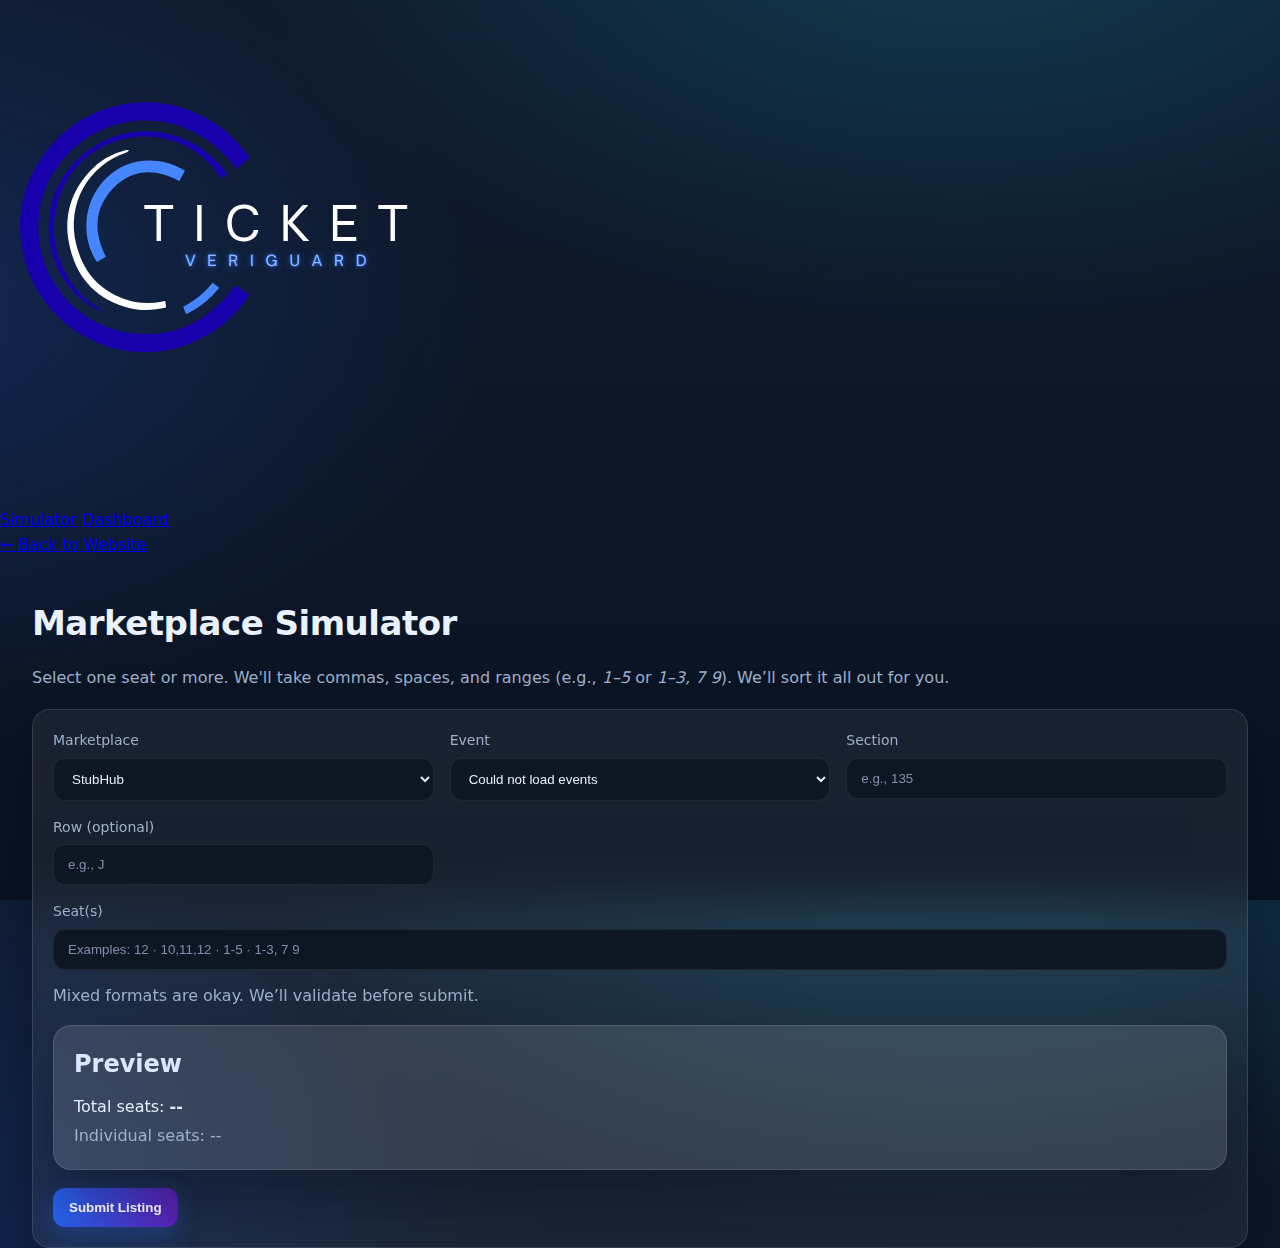
<file: docs/index.html>
<!DOCTYPE html>
<html lang="en">
<head>
  <meta charset="utf-8" />
  <meta name="viewport" content="width=device-width, initial-scale=1" />
  <title>Ticket VeriGuard — Marketplace Simulator</title>
  <meta name="description" content="Simulate a ticket listing. Duplicate seats are blocked automatically across marketplaces." />
  <link rel="icon" href="favicon_logo.png" />
  <link rel="stylesheet" href="styles.css" />
</head>
<body>
  <!-- Nav -->
  <header class="tvg-nav">
    <a class="tvg-logo-link" href="https://ticketveriguard.com/">
      <img src="favicon_logo.png" alt="Ticket VeriGuard" class="tvg-logo" />
    </a>
    <nav class="tvg-links">
      <a href="index.html" class="tvg-tab active" data-tab="sim">Simulator</a>
      <a href="dashboard.html" class="tvg-tab" data-tab="dash">Dashboard</a>
    </nav>
    <div class="tvg-actions">
      <a href="https://ticketveriguard.com/" class="tvg-home">← Back to Website</a>
    </div>
  </header>

  <!-- API switcher panel -->
  <section id="api-panel" class="card" hidden style="position:fixed; right:20px; top:84px; width:420px; z-index:60;">
    <h2 style="margin-bottom:8px;">API Endpoint</h2>
    <p class="muted" style="margin-top:0;">Current: <strong id="api-current">—</strong></p>
    <div class="api-actions" style="display:flex; gap:10px; flex-wrap:wrap; margin:10px 0 6px;">
      <button class="btn" data-api="https://tvg-demo.onrender.com">Use Render</button>
      <button class="btn" data-api="http://localhost:8000">Use Localhost</button>
    </div>
    <div style="display:flex; gap:10px; align-items:center; margin-top:10px;">
      <input id="api-custom" placeholder="Custom base URL (https://…)" style="flex:1; padding:10px 12px; border-radius:10px; border:1px solid rgba(255,255,255,.12); background:var(--panel-2); color:var(--ink);" />
      <button id="api-save" class="btn">Save</button>
      <button id="api-clear" class="btn" style="background:rgba(255,255,255,.16); box-shadow:none;">Default</button>
    </div>
  </section>

  <main class="container">
    <h1>Marketplace Simulator</h1>
    <p class="muted">
      Select one seat or more. We'll take commas, spaces, and ranges (e.g., <em>1–5</em> or <em>1–3, 7 9</em>).
      We’ll sort it all out for you.
    </p>

    <!-- Unified Simulator Form -->
    <form id="sim-form" class="card frame" autocomplete="off">
      <div class="grid">
        <label>
          <span>Marketplace</span>
          <select name="marketplace" required>
            <option>StubHub</option>
            <option>Marketplace A</option>
          </select>
        </label>

        <label>
          <span>Event</span>
          <select name="event_id" required id="event-select"></select>
        </label>

        <label>
          <span>Section</span>
          <input id="section" name="section" placeholder="e.g., 135" required />
        </label>

        <label>
          <span>Row (optional)</span>
          <input id="row" name="row" placeholder="e.g., J" />
        </label>

        <label style="grid-column:1 / -1;">
          <span>Seat(s)</span>
          <input id="seats" name="seats"
                 placeholder="Examples: 12 · 10,11,12 · 1-5 · 1-3, 7 9" required />
        </label>
      </div>

      <div id="chips" style="margin:10px 0 6px;"></div>
      <p class="muted" style="margin-top:6px;">Mixed formats are okay. We’ll validate before submit.</p>

      <section class="card" style="margin-top:12px;">
        <h2>Preview</h2>
        <p style="margin:.25rem 0 0;">Total seats: <strong id="count">--</strong></p>
        <p class="muted" style="margin:.25rem 0 0;">Individual seats: <span id="normalized">--</span></p>
      </section>

      <div id="result" class="result" aria-live="polite" style="margin:12px 0;"></div>
      <button id="submitBtn" type="submit" class="btn">Submit Listing</button>
    </form>
  </main>

  <script type="module" src="app.js"></script>
</body>
</html>
</file>
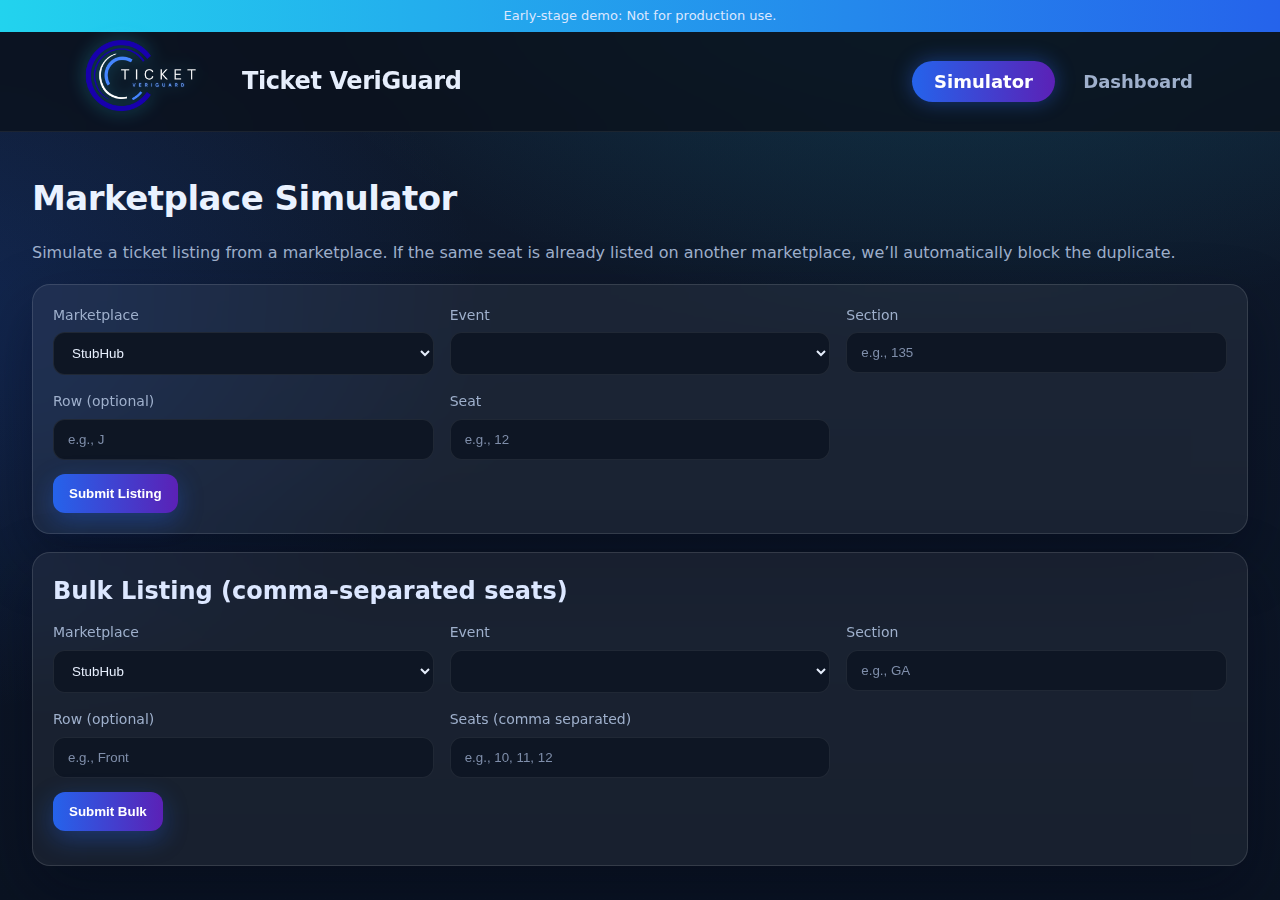
<file: docs/frontend/index.html>
<!DOCTYPE html>
<html lang="en">
<head>
  <meta charset="utf-8" />
  <meta name="viewport" content="width=device-width, initial-scale=1" />
  <title>Ticket VeriGuard — Marketplace Simulator</title>
  <link rel="icon" href="favicon_logo.png" />
  <link rel="stylesheet" href="styles.css" />
  <meta name="description" content="Simulate a ticket listing. Duplicate seats are blocked automatically across marketplaces." />
</head>
<body>
  <div class="notice">Early-stage demo: Not for production use.</div>

  <header class="nav">
    <div class="brand">
      <img src="favicon_logo.png" alt="Ticket VeriGuard" class="logo" />
      <span>Ticket VeriGuard</span>
    </div>
    <nav>
      <a href="index.html" class="active">Simulator</a>
      <a href="dashboard.html">Dashboard</a>
    </nav>
  </header>

  <main class="container">
    <h1>Marketplace Simulator</h1>
    <p class="muted">
      Simulate a ticket listing from a marketplace. If the same seat is already listed on another
      marketplace, we’ll automatically block the duplicate.
    </p>

    <!-- Single Listing Form -->
    <form id="list-form" class="card">
      <div class="grid">
        <label>
          <span>Marketplace</span>
          <select name="marketplace" required>
            <option>StubHub</option>
            <option>Marketplace A</option>
          </select>
        </label>

        <label>
          <span>Event</span>
          <select name="event_id" required id="event-select"></select>
        </label>

        <label>
          <span>Section</span>
          <input name="section" placeholder="e.g., 135" required />
        </label>

        <label>
          <span>Row (optional)</span>
          <input name="row" placeholder="e.g., J" />
        </label>

        <label>
          <span>Seat</span>
          <input name="seat" placeholder="e.g., 12" required />
        </label>
      </div>

      <button type="submit" class="btn">Submit Listing</button>
    </form>

    <!-- Bulk Listing Form -->
    <section class="card" id="bulk-card">
      <h2>Bulk Listing (comma-separated seats)</h2>

      <form id="bulk-form">
        <div class="grid">
          <label>
            <span>Marketplace</span>
            <select name="marketplace" required>
              <option>StubHub</option>
              <option>Marketplace A</option>
            </select>
          </label>

          <label>
            <span>Event</span>
            <select name="event_id" required id="bulk-event"></select>
          </label>

          <label>
            <span>Section</span>
            <input name="section" placeholder="e.g., GA" required />
          </label>

          <label>
            <span>Row (optional)</span>
            <input name="row" placeholder="e.g., Front" />
          </label>

          <label>
            <span>Seats (comma separated)</span>
            <input name="seats" placeholder="e.g., 10, 11, 12" required />
          </label>
        </div>

        <button type="submit" class="btn">Submit Bulk</button>
      </form>

      <div id="bulk-result" class="result" aria-live="polite"></div>
    </section>

    <div id="result" class="result" aria-live="polite"></div>
  </main>

  <script type="module" src="app.js"></script>
</body>
</html>
</file>
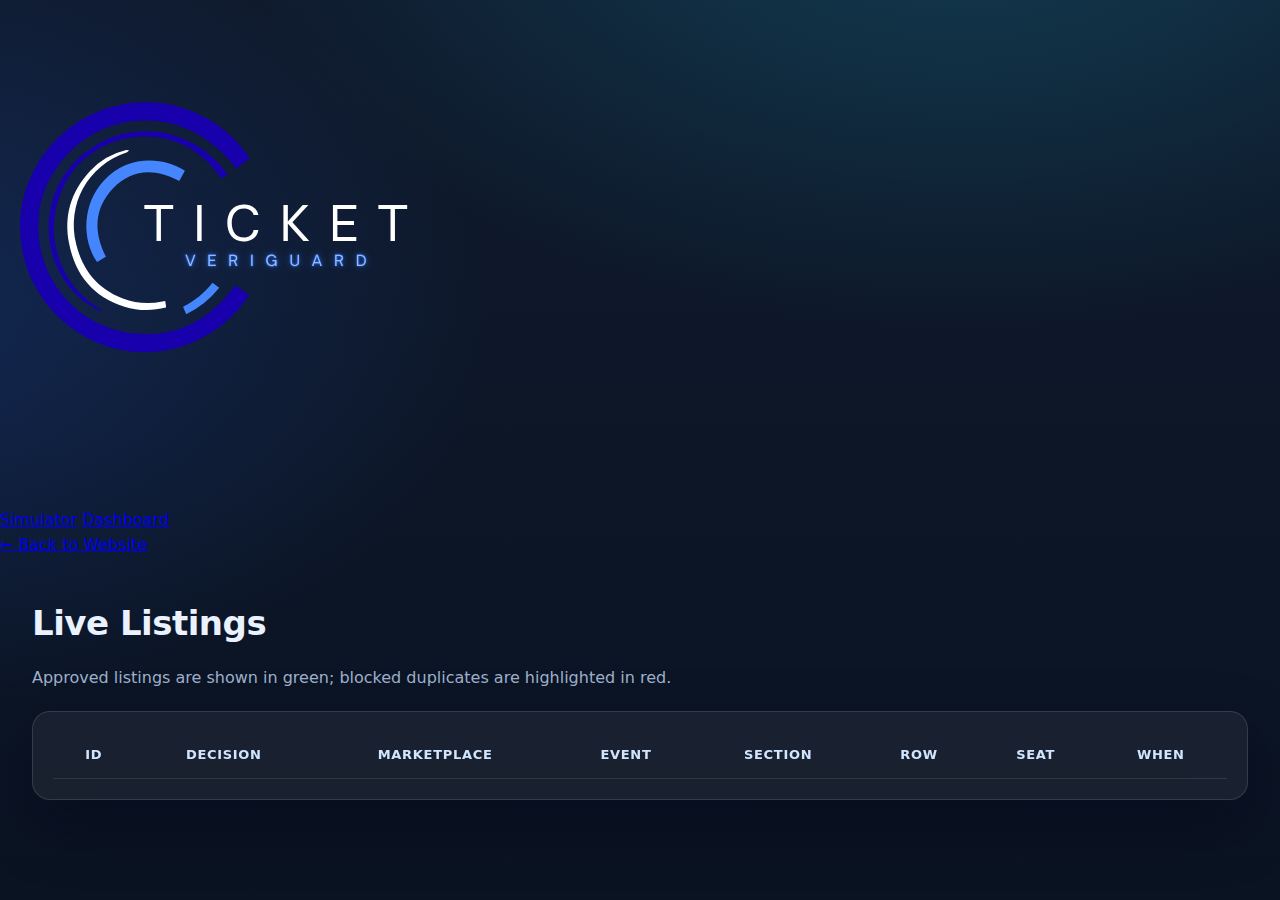
<file: docs/dashboard.html>
<!DOCTYPE html>
<html lang="en">
<head>
  <meta charset="utf-8" />
  <meta name="viewport" content="width=device-width, initial-scale=1" />
  <title>Ticket VeriGuard — Live Listings</title>
  <link rel="icon" href="favicon_logo.png" />
  <link rel="stylesheet" href="styles.css" />
  <meta name="description" content="Live listings feed showing approved and blocked duplicate tickets." />
</head>
<body>
  <header class="tvg-nav">
    <!-- Left: Logo -->
    <a class="tvg-logo-link" href="https://ticketveriguard.com/">
      <img src="favicon_logo.png" alt="Ticket VeriGuard" class="tvg-logo" />
    </a>
  
    <!-- Center Tabs -->
    <nav class="tvg-links">
      <a href="index.html" class="tvg-tab" data-tab="sim">Simulator</a>
      <a href="dashboard.html" class="tvg-tab active" data-tab="dash">Dashboard</a>
    </nav>
  
    <!-- Right actions -->
    <div class="tvg-actions">
      <a href="https://ticketveriguard.com/" class="tvg-home">← Back to Website</a>
    </div>
  </header>  
  
  <main class="container">
    <h1>Live Listings</h1>
    <p class="muted">Approved listings are shown in green; blocked duplicates are highlighted in red.</p>

    <div class="table-wrap">
      <table id="tickets-table">
        <thead>
          <tr>
            <th>ID</th>
            <th>Decision</th>
            <th>Marketplace</th>
            <th>Event</th>
            <th>Section</th>
            <th>Row</th>
            <th>Seat</th>
            <th>When</th>
          </tr>
        </thead>
        <tbody></tbody>
      </table>
    </div>
  </main>

  <script type="module" src="app.js"></script>
</body>
</html>
</file>
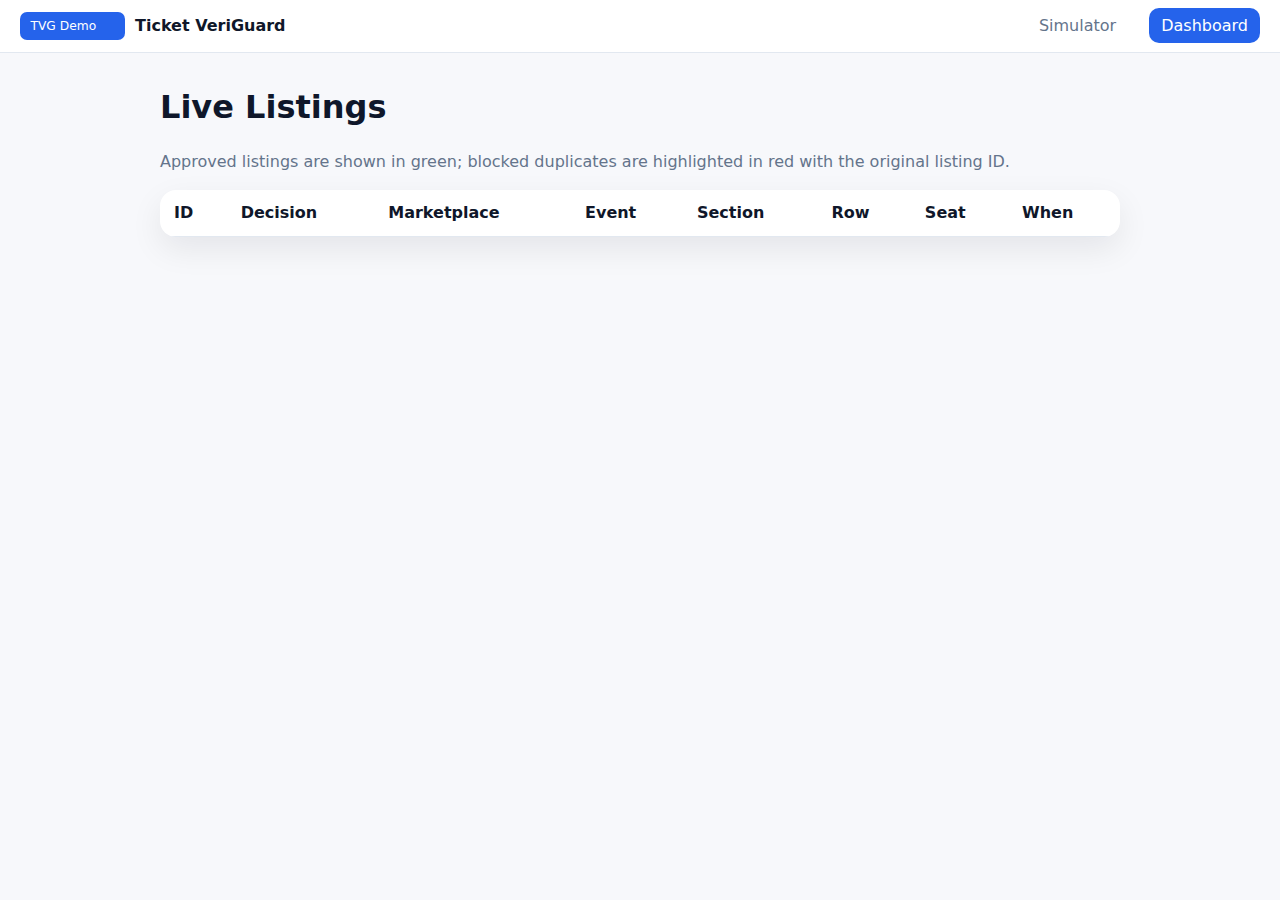
<file: frontend/dashboard.html>
<!DOCTYPE html>
<html lang="en">
<head>
  <meta charset="utf-8" />
  <meta name="viewport" content="width=device-width, initial-scale=1" />
  <title>Ticket VeriGuard — Dashboard</title>
  <link rel="icon" href="favicon_logo.png" />
  <link rel="stylesheet" href="styles.css" />
</head>
<body>
  <header class="nav">
    <div class="brand">
      <img src="logo.svg" alt="Ticket VeriGuard" class="logo" />
      <span>Ticket VeriGuard</span>
    </div>
    <nav>
      <a href="index.html">Simulator</a>
      <a href="dashboard.html" class="active">Dashboard</a>
    </nav>
  </header>

  <main class="container">
    <h1>Live Listings</h1>
    <p class="muted">Approved listings are shown in green; blocked duplicates are highlighted in red with the original listing ID.</p>

    <div class="table-wrap">
      <table id="tickets-table">
        <thead>
          <tr>
            <th>ID</th>
            <th>Decision</th>
            <th>Marketplace</th>
            <th>Event</th>
            <th>Section</th>
            <th>Row</th>
            <th>Seat</th>
            <th>When</th>
          </tr>
        </thead>
        <tbody></tbody>
      </table>
    </div>
  </main>

  <script type="module" src="app.js"></script>
</body>
</html>
</file>
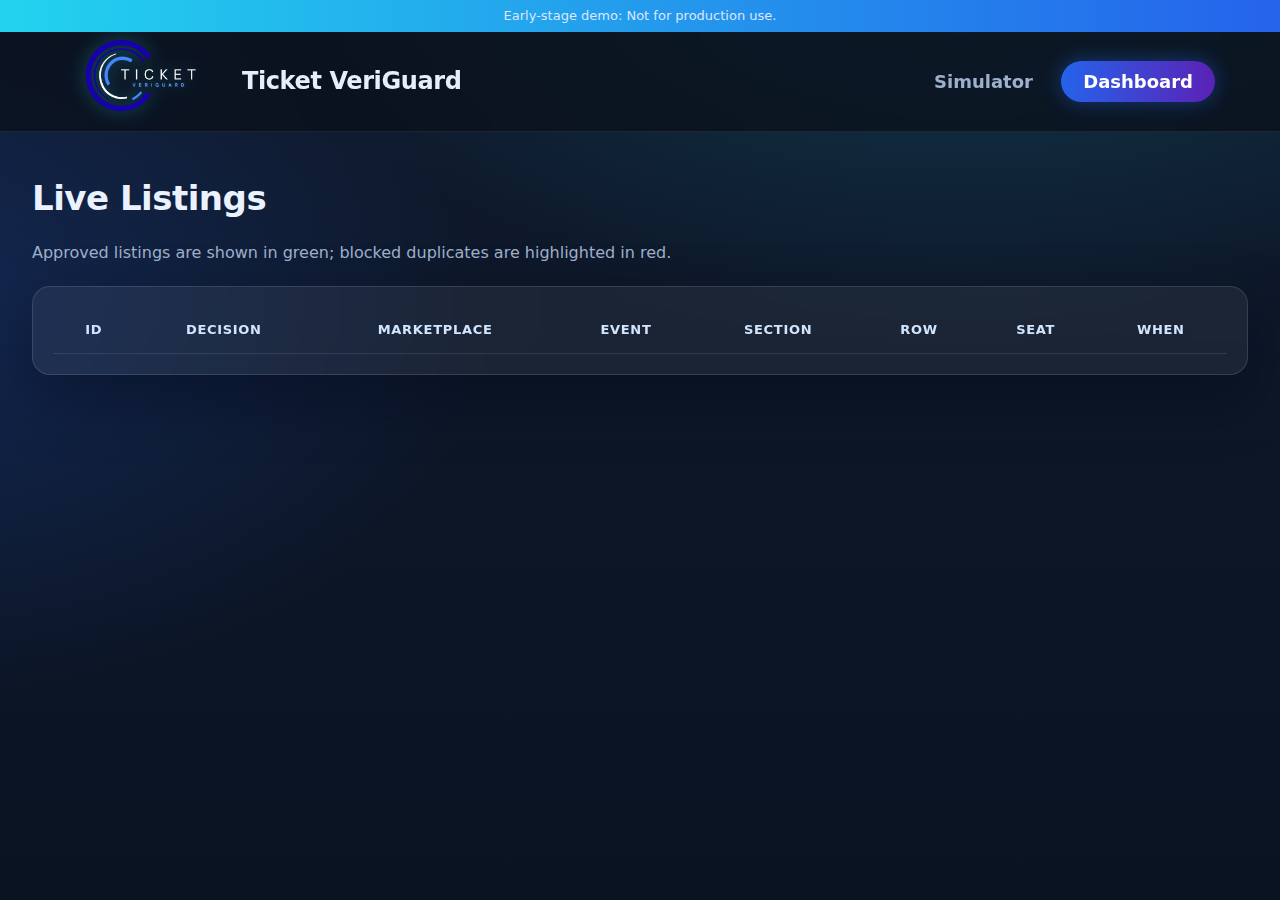
<file: docs/frontend/dashboard.html>
<!DOCTYPE html>
<html lang="en">
<head>
  <meta charset="utf-8" />
  <meta name="viewport" content="width=device-width, initial-scale=1" />
  <title>Ticket VeriGuard — Live Listings</title>
  <link rel="icon" href="favicon_logo.png" />
  <link rel="stylesheet" href="styles.css" />
  <meta name="description" content="Live listings feed showing approved and blocked duplicate tickets." />
</head>
<body>
  <div class="notice">Early-stage demo: Not for production use.</div>

  <header class="nav">
    <div class="brand">
      <img src="favicon_logo.png" alt="Ticket VeriGuard" class="logo" />
      <span>Ticket VeriGuard</span>
    </div>
    <nav>
      <a href="index.html">Simulator</a>
      <a href="dashboard.html" class="active">Dashboard</a>
    </nav>
  </header>

  <main class="container">
    <h1>Live Listings</h1>
    <p class="muted">Approved listings are shown in green; blocked duplicates are highlighted in red.</p>

    <div class="table-wrap">
      <table id="tickets-table">
        <thead>
          <tr>
            <th>ID</th>
            <th>Decision</th>
            <th>Marketplace</th>
            <th>Event</th>
            <th>Section</th>
            <th>Row</th>
            <th>Seat</th>
            <th>When</th>
          </tr>
        </thead>
        <tbody></tbody>
      </table>
    </div>
  </main>

  <script type="module" src="app.js"></script>
</body>
</html>
</file>
<file: docs/styles.css>
/* ===== Ticket VeriGuard Demo — Dark/glassy theme ===== */
:root{
  /* Brand */
  --brand:#2563eb;          /* primary blue */
  --brand-ink:#ffffff;
  --accent:#22d3ee;         /* cyan accent */

  /* Surfaces */
  --bg:#0b1220;             /* page background (under gradient) */
  --panel:#121826;          /* card background */
  --panel-2:#0e1624;        /* darker card */
  --panel-border:rgba(255,255,255,.08);

  /* Typography */
  --ink:#e6eefc;
  --muted:#9fb0cc;

  /* Feedback */
  --ok:#10b981;
  --bad:#ef4444;

  /* FX */
  --radius:18px;
  --shadow:0 24px 60px rgba(2,6,23,.35);
  --ring:0 0 0 3px rgba(37,99,235,.35);
}

/* Base */
*{box-sizing:border-box}
html,body{height:100%}
body{
  margin:0;
  font:16px/1.55 "Inter", system-ui, -apple-system, Segoe UI, Roboto, Ubuntu;
  color:var(--ink);
  background:
    radial-gradient(1200px 700px at 75% -10%, rgba(34,211,238,.18), transparent 60%),
    radial-gradient(950px 620px at -10% 35%, rgba(37,99,235,.22), transparent 65%),
    linear-gradient(180deg, #0f1a2d 0%, #0a1322 100%);
}

/* Top notice ribbon (optional) */
.notice{
  display:flex; justify-content:center; align-items:center;
  padding:6px 10px; font-size:13px; color:#dbe7ff;
  background:linear-gradient(90deg, #22d3ee, #2563eb);
}

/* === Premium Marketing-Style Nav === */
.nav{
  position:sticky; top:0; z-index:20;
  display:flex; align-items:center; justify-content:space-between;

  height:100px;
  padding:0 65px 0 80px;

  font-size:18px;
  font-weight:600;

  background:rgba(10,15,25,.72);
  backdrop-filter: blur(24px);
  border-bottom:1px solid rgba(255,255,255,.07);
}

/* ====== Navbar (match main site) ====== */
.nav.nav--tvg{
  position: sticky; top: 0; z-index: 50;
  display:flex; align-items:center; justify-content:space-between;
  gap:16px;
  padding:14px 18px;
  border-radius:20px;
  background: radial-gradient(120% 140% at 0% 0%, rgba(99,102,241,.12), transparent 60%),
              radial-gradient(120% 140% at 100% 100%, rgba(34,211,238,.10), transparent 60%),
              linear-gradient(180deg, rgba(12,18,30,.94), rgba(12,18,30,.88));
  border: 1px solid rgba(255,255,255,.08);
  box-shadow: 0 18px 40px rgba(0,0,0,.35), inset 0 1px 0 rgba(255,255,255,.06);
}

/* Logo — larger like the website */
.nav--tvg .nav-logo img{
  display:block;
  height: 104px;          /* mobile / base */
  width:auto;
  filter: drop-shadow(0 0 8px rgba(99,102,241,.35));
  padding-top: 19px;
}
@media (min-width: 920px){
  .nav--tvg .nav-logo img{ height: 56px; }  /* desktop size */
}

/* Center tabs */
.nav--tvg .nav-links{
  display:flex; align-items:center; justify-content:center;
  gap:16px; margin:0 auto;
}
.nav--tvg .nav-links .tab{
  display:inline-flex; align-items:center; justify-content:center;
  padding:10px 18px; border-radius:999px;
  font-weight:700; letter-spacing:.2px;
  color:#dbe7ff; text-decoration:none;
  transition: transform .12s ease, background .12s ease, box-shadow .12s ease, color .12s ease;
  border:1px solid transparent;
}
.nav--tvg .nav-links .tab:hover{
  color:#ffffff; background: rgba(255,255,255,.06);
  transform: translateY(-1px);
}
.nav--tvg .nav-links .tab.active{
  color:#fff;
  background: linear-gradient(90deg,#6366f1,#22d3ee);
  box-shadow:0 10px 28px rgba(34,211,238,.28);
  border-color: rgba(255,255,255,.15);
}

/* Right: gear button */
.nav--tvg .api-gear{
  appearance:none; border:0; cursor:pointer;
  font-size:20px; line-height:1; padding:10px 14px; border-radius:12px;
  background:rgba(255,255,255,.07); color:#eaf2ff;
  box-shadow:0 8px 22px rgba(0,0,0,.28);
}
.nav--tvg .api-gear:hover{ filter:brightness(1.06) }

/* Mobile stacking */
@media (max-width: 740px){
  .nav.nav--tvg{
    flex-wrap:wrap; gap:12px;
  }
  .nav--tvg .nav-links{
    order: 3; width:100%; justify-content:space-around; gap:10px;
  }
}


/* API gear + panel */
.api-gear{
  appearance:none; border:0; cursor:pointer;
  font-size:20px; line-height:1; padding:8px 12px; border-radius:10px;
  background:rgba(255,255,255,.07); color:#eaf2ff; margin-left:12px;
}
.api-gear:hover{ filter:brightness(1.1) }

.api-panel{
  position:absolute; right:32px; top:calc(100% + 10px);
  width:420px; max-width:calc(100vw - 40px);
  background:rgba(14,22,36,.96);
  border:1px solid rgba(255,255,255,.12);
  border-radius:16px; box-shadow:0 18px 45px rgba(0,0,0,.45);
  padding:16px;
  z-index:30;
}
.api-panel h3{ margin:0 0 6px; font-size:18px }
.api-panel code{ background:rgba(255,255,255,.06); padding:2px 6px; border-radius:6px }
.api-actions{ display:flex; gap:8px; margin-top:10px; flex-wrap:wrap }
.btn.btn-secondary{
  background:rgba(255,255,255,.12); color:#fff; box-shadow:none;
}
.api-panel input{
  width:100%; padding:10px 12px; border-radius:10px;
  border:1px solid rgba(255,255,255,.12); background:var(--panel-2); color:#fff;
}

/* keep the panel anchored to the nav */
.nav{ position:sticky; }

.brand{
  display:flex; align-items:center;
  gap:20px;
  font-size:24px;
  font-weight:800;
  letter-spacing:-0.4px;
}
.logo{
  height:142px; width:auto;
  filter:drop-shadow(0 0 9px rgba(34,211,238,.42));
  transition:transform .22s cubic-bezier(.22,.61,.36,1);
}
.logo:hover{ transform:scale(1.05); }

.nav a{
  color:var(--muted); text-decoration:none;
  padding:10px 22px; border-radius:999px; transition:.22s;
}
.nav a:hover{ color:#fff; background:rgba(255,255,255,.07); }
.nav a.active{
  color:#fff;
  background:linear-gradient(90deg, var(--brand), #5b21b6);
  box-shadow:0 0 20px rgba(37,99,235,.45);
}

/* Layout */
.container{ max-width:1300px; margin:40px auto; padding:0 32px }
h1{ margin:0 0 16px; font-size:34px; font-weight:800; letter-spacing:-0.5px; color:#eaf2ff }
h2{ margin:0 0 12px; font-size:24px; font-weight:700; color:#dce7ff }
.muted{ color:var(--muted) }

/* Lighter glass cards (sim + dashboard) */
.card,
.table-wrap{
  background: rgba(255,255,255,0.06);
  border: 1px solid rgba(255,255,255,0.12);
  backdrop-filter: blur(22px);
  border-radius: var(--radius);
  box-shadow: var(--shadow);
  padding:20px;
  margin:18px 0;
}

/* Forms */
.grid{ display:grid; grid-template-columns:repeat(3,minmax(220px,1fr)); gap:16px; margin-bottom:14px }
label{ display:flex; flex-direction:column; gap:6px; color:var(--muted); font-size:14px }
input, select{
  padding:12px 14px; border:1px solid var(--panel-border);
  border-radius:12px; background:var(--panel-2); color:var(--ink); outline:none;
}
input::placeholder{ color:#7f8eaa }
input:focus, select:focus{ box-shadow:var(--ring); border-color:rgba(99,102,241,.35) }

/* Buttons */
.btn{
  appearance:none; border:0; cursor:pointer;
  background:linear-gradient(90deg, var(--brand), #5b21b6);
  color:var(--brand-ink); padding:12px 16px;
  border-radius:12px; font-weight:700;
  box-shadow:0 8px 24px rgba(37,99,235,.35);
}
.btn:hover{ filter:brightness(1.05) }
.btn:active{ transform:translateY(1px) }

/* Alert results */
.result{ margin-top:14px }
.alert{ padding:14px 16px; border-radius:12px; border:1px solid var(--panel-border) }
.alert.ok{ background:rgba(16,185,129,.14); border-color:rgba(16,185,129,.35); color:#b7f3db }
.alert.bad{ background:rgba(239,68,68,.12); border-color:rgba(239,68,68,.35); color:#ffd3d3 }

/* Decision badges */
.badge{
  display:inline-flex; align-items:center; gap:8px;
  padding:6px 10px; border-radius:999px; font-weight:700; font-size:12.5px;
  border:1px solid rgba(255,255,255,.18);
}
.badge.ok{ background:rgba(16,185,129,.18); color:#c9ffe7; border-color:rgba(16,185,129,.35) }
.badge.bad{ background:rgba(239,68,68,.18); color:#ffe0e0; border-color:rgba(239,68,68,.35) }

/* Dashboard table contrast + striping */
.table-wrap{ overflow:auto; margin-top:20px }
#tickets-table{ width:100%; border-collapse:collapse }
#tickets-table th,#tickets-table td{
  padding:13px 16px; border-bottom:1px solid rgba(255,255,255,.10);
  white-space:nowrap; font-size:15px
}
#tickets-table th{ color:#d1e5ff; font-size:13px; text-transform:uppercase; letter-spacing:.7px; font-weight:800 }
#tickets-table tbody tr:nth-child(even){ background:rgba(255,255,255,.03) }
#tickets-table tr.ok{ background:rgba(16,185,129,.16) }
#tickets-table tr.bad{ background:rgba(239,68,68,.16) }
#tickets-table tbody tr:hover{ filter:brightness(1.14) }

/* Responsive layout */
@media (max-width:1024px){
  .nav{ height:92px; padding:0 40px 0 56px; font-size:17px }
  .brand{ font-size:22px }
  .logo{ height:48px }
  .grid{ grid-template-columns:1fr 1fr }
}
@media (max-width:720px){
  .nav{ height:86px; padding:0 24px 0 28px; font-size:16px }
  .brand{ font-size:20px }
  .logo{ height:48px }
  h1{ font-size:28px }
  h2{ font-size:22px }
  .grid{ grid-template-columns:1fr }
  .btn{ width:100% }
  input,select{ width:100% }
  .table-wrap{ border-radius:12px }
}
@media (max-width:480px){
  .nav{ height:80px }
  .logo{ height:42px }
  .container{ padding:0 18px }
  #tickets-table th, #tickets-table td{ padding:10px 12px; font-size:14px }
}
</file>
<file: docs/frontend/styles.css>
/* ===== Ticket VeriGuard Demo — Dark/glassy theme ===== */
:root{
  /* Brand */
  --brand:#2563eb;          /* primary blue */
  --brand-ink:#ffffff;
  --accent:#22d3ee;         /* cyan accent */

  /* Surfaces */
  --bg:#0b1220;             /* page background (under gradient) */
  --panel:#121826;          /* card background */
  --panel-2:#0e1624;        /* darker card */
  --panel-border:rgba(255,255,255,.08);

  /* Typography */
  --ink:#e6eefc;
  --muted:#9fb0cc;

  /* Feedback */
  --ok:#10b981;
  --bad:#ef4444;

  /* FX */
  --radius:18px;
  --shadow:0 24px 60px rgba(2,6,23,.35);
  --ring:0 0 0 3px rgba(37,99,235,.35);
}

/* Base */
*{box-sizing:border-box}
html,body{height:100%}
body{
  margin:0;
  font:16px/1.55 "Inter", system-ui, -apple-system, Segoe UI, Roboto, Ubuntu;
  color:var(--ink);
  background:
    radial-gradient(1200px 700px at 75% -10%, rgba(34,211,238,.18), transparent 60%),
    radial-gradient(950px 620px at -10% 35%, rgba(37,99,235,.22), transparent 65%),
    linear-gradient(180deg, #0f1a2d 0%, #0a1322 100%);
}

/* Top notice ribbon (optional) */
.notice{
  display:flex; justify-content:center; align-items:center;
  padding:6px 10px; font-size:13px; color:#dbe7ff;
  background:linear-gradient(90deg, #22d3ee, #2563eb);
}

/* === Premium Marketing-Style Nav === */
.nav{
  position:sticky; top:0; z-index:20;
  display:flex; align-items:center; justify-content:space-between;

  height:100px;
  padding:0 65px 0 80px;

  font-size:18px;
  font-weight:600;

  background:rgba(10,15,25,.72);
  backdrop-filter: blur(24px);
  border-bottom:1px solid rgba(255,255,255,.07);
}
.brand{
  display:flex; align-items:center;
  gap:20px;
  font-size:24px;
  font-weight:800;
  letter-spacing:-0.4px;
}
.logo{
  height:142px; width:auto;
  filter:drop-shadow(0 0 9px rgba(34,211,238,.42));
  transition:transform .22s cubic-bezier(.22,.61,.36,1);
}
.logo:hover{ transform:scale(1.05); }

.nav a{
  color:var(--muted); text-decoration:none;
  padding:10px 22px; border-radius:999px; transition:.22s;
}
.nav a:hover{ color:#fff; background:rgba(255,255,255,.07); }
.nav a.active{
  color:#fff;
  background:linear-gradient(90deg, var(--brand), #5b21b6);
  box-shadow:0 0 20px rgba(37,99,235,.45);
}

/* Layout */
.container{ max-width:1300px; margin:40px auto; padding:0 32px }
h1{ margin:0 0 16px; font-size:34px; font-weight:800; letter-spacing:-0.5px; color:#eaf2ff }
h2{ margin:0 0 12px; font-size:24px; font-weight:700; color:#dce7ff }
.muted{ color:var(--muted) }

/* Lighter glass cards (sim + dashboard) */
.card,
.table-wrap{
  background: rgba(255,255,255,0.06);
  border: 1px solid rgba(255,255,255,0.12);
  backdrop-filter: blur(22px);
  border-radius: var(--radius);
  box-shadow: var(--shadow);
  padding:20px;
  margin:18px 0;
}

/* Forms */
.grid{ display:grid; grid-template-columns:repeat(3,minmax(220px,1fr)); gap:16px; margin-bottom:14px }
label{ display:flex; flex-direction:column; gap:6px; color:var(--muted); font-size:14px }
input, select{
  padding:12px 14px; border:1px solid var(--panel-border);
  border-radius:12px; background:var(--panel-2); color:var(--ink); outline:none;
}
input::placeholder{ color:#7f8eaa }
input:focus, select:focus{ box-shadow:var(--ring); border-color:rgba(99,102,241,.35) }

/* Buttons */
.btn{
  appearance:none; border:0; cursor:pointer;
  background:linear-gradient(90deg, var(--brand), #5b21b6);
  color:var(--brand-ink); padding:12px 16px;
  border-radius:12px; font-weight:700;
  box-shadow:0 8px 24px rgba(37,99,235,.35);
}
.btn:hover{ filter:brightness(1.05) }
.btn:active{ transform:translateY(1px) }

/* Alert results */
.result{ margin-top:14px }
.alert{ padding:14px 16px; border-radius:12px; border:1px solid var(--panel-border) }
.alert.ok{ background:rgba(16,185,129,.14); border-color:rgba(16,185,129,.35); color:#b7f3db }
.alert.bad{ background:rgba(239,68,68,.12); border-color:rgba(239,68,68,.35); color:#ffd3d3 }

/* Decision badges */
.badge{
  display:inline-flex; align-items:center; gap:8px;
  padding:6px 10px; border-radius:999px; font-weight:700; font-size:12.5px;
  border:1px solid rgba(255,255,255,.18);
}
.badge.ok{ background:rgba(16,185,129,.18); color:#c9ffe7; border-color:rgba(16,185,129,.35) }
.badge.bad{ background:rgba(239,68,68,.18); color:#ffe0e0; border-color:rgba(239,68,68,.35) }

/* Dashboard table contrast + striping */
.table-wrap{ overflow:auto; margin-top:20px }
#tickets-table{ width:100%; border-collapse:collapse }
#tickets-table th,#tickets-table td{
  padding:13px 16px; border-bottom:1px solid rgba(255,255,255,.10);
  white-space:nowrap; font-size:15px
}
#tickets-table th{ color:#d1e5ff; font-size:13px; text-transform:uppercase; letter-spacing:.7px; font-weight:800 }
#tickets-table tbody tr:nth-child(even){ background:rgba(255,255,255,.03) }
#tickets-table tr.ok{ background:rgba(16,185,129,.16) }
#tickets-table tr.bad{ background:rgba(239,68,68,.16) }
#tickets-table tbody tr:hover{ filter:brightness(1.14) }

/* Responsive layout */
@media (max-width:1024px){
  .nav{ height:92px; padding:0 40px 0 56px; font-size:17px }
  .brand{ font-size:22px }
  .logo{ height:56px }
  .grid{ grid-template-columns:1fr 1fr }
}
@media (max-width:720px){
  .nav{ height:86px; padding:0 24px 0 28px; font-size:16px }
  .brand{ font-size:20px }
  .logo{ height:48px }
  h1{ font-size:28px }
  h2{ font-size:22px }
  .grid{ grid-template-columns:1fr }
  .btn{ width:100% }
  input,select{ width:100% }
  .table-wrap{ border-radius:12px }
}
@media (max-width:480px){
  .nav{ height:80px }
  .logo{ height:42px }
  .container{ padding:0 18px }
  #tickets-table th, #tickets-table td{ padding:10px 12px; font-size:14px }
}
</file>
<file: frontend/styles.css>
:root{
  --bg:#f7f8fb; --panel:#ffffff; --ink:#0f172a; --muted:#64748b;
  --brand:#2563eb; --ok:#10b981; --bad:#ef4444; --ring:0 0 0 3px rgba(37,99,235,.2);
  --radius:16px; --shadow:0 12px 32px rgba(2,6,23,.08);
}
*{box-sizing:border-box} body{margin:0;font:16px/1.4 system-ui, -apple-system, Segoe UI, Roboto, Ubuntu, Cantarell, Noto Sans, Helvetica Neue, Arial, "Apple Color Emoji", "Segoe UI Emoji";color:var(--ink);background:var(--bg)}

.nav{position:sticky;top:0;z-index:10;display:flex;justify-content:space-between;align-items:center;padding:12px 20px;background:#fff;border-bottom:1px solid #e2e8f0}
.brand{display:flex;gap:10px;align-items:center;font-weight:700}
.logo{height:28px;width:auto}
.nav a{color:var(--muted);text-decoration:none;margin-left:16px;padding:8px 12px;border-radius:10px}
.nav a.active, .nav a:hover{color:#fff;background:var(--brand)}

.container{max-width:1000px;margin:32px auto;padding:0 20px}
.muted{color:var(--muted)}

.card{background:var(--panel);box-shadow:var(--shadow);border-radius:var(--radius);padding:20px;margin-top:16px}
.grid{display:grid;grid-template-columns:repeat(auto-fit,minmax(220px,1fr));gap:16px;margin-bottom:16px}
label{display:flex;flex-direction:column;gap:6px;color:var(--muted);font-size:14px}
input, select{padding:12px 14px;border:1px solid #e2e8f0;border-radius:12px;background:#fff;color:var(--ink);outline:none}
input:focus, select:focus{box-shadow:var(--ring);border-color:#c7d2fe}

.btn{background:var(--brand);color:#fff;border:0;border-radius:12px;padding:12px 16px;font-weight:600;cursor:pointer}
.btn:hover{filter:brightness(1.05)}

.result{margin-top:20px}
.alert{padding:14px 16px;border-radius:12px}
.alert.ok{background:#ecfdf5;border:1px solid #a7f3d0;color:#065f46}
.alert.bad{background:#fef2f2;border:1px solid #fecaca;color:#991b1b}

.table-wrap{background:#fff;border-radius:var(--radius);box-shadow:var(--shadow);overflow:auto}
#tickets-table{width:100%;border-collapse:separate;border-spacing:0}
#tickets-table th, #tickets-table td{padding:12px 14px;border-bottom:1px solid #e2e8f0;text-align:left;white-space:nowrap}
#tickets-table tr:last-child td{border-bottom:0}
#tickets-table tr.ok{background:#f0fdf4}
#tickets-table tr.bad{background:#fef2f2}
</file>
